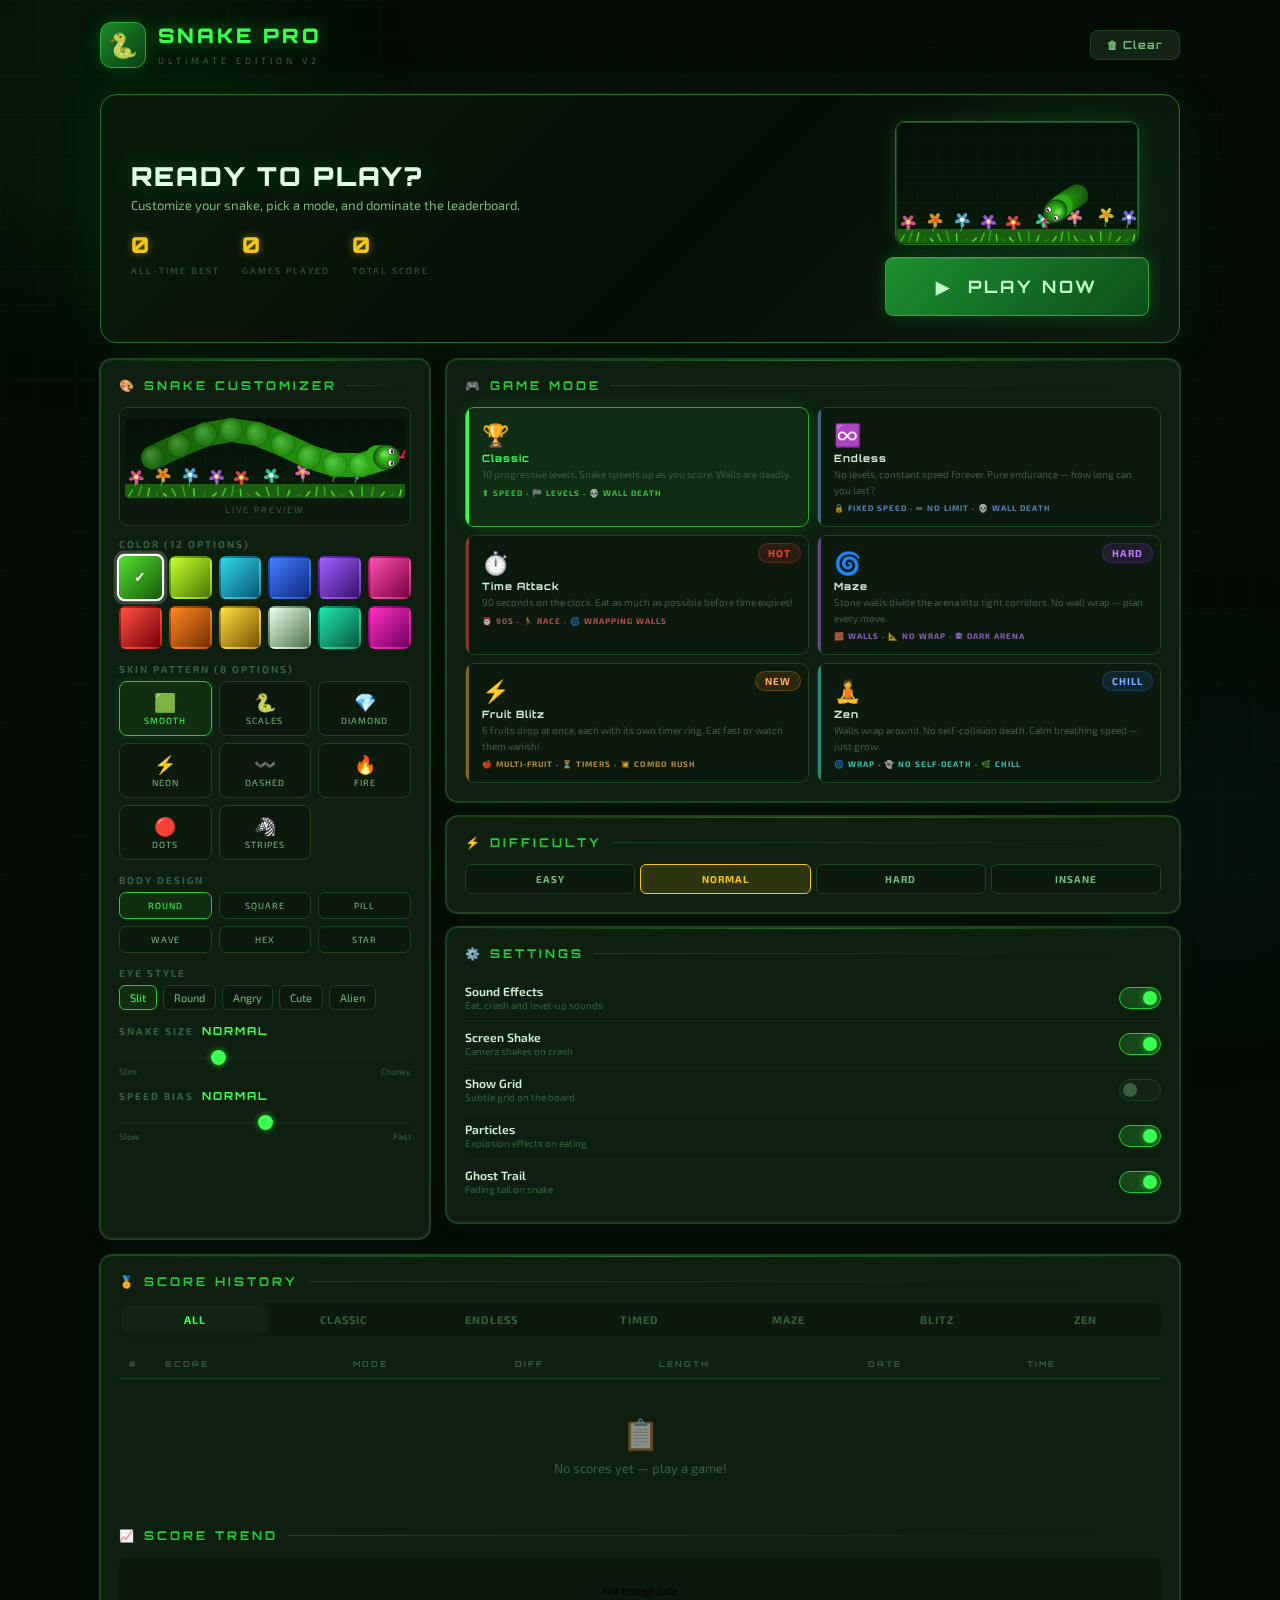
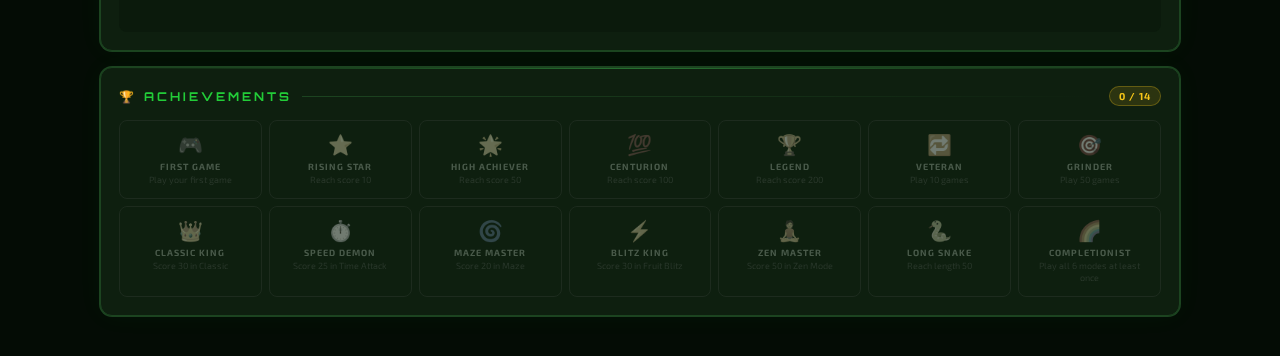
<file: index.html>
<!DOCTYPE html>
<html lang="en">
<head>
<meta charset="UTF-8">
<meta name="viewport" content="width=device-width,initial-scale=1.0,user-scalable=no">
<title>Snake Pro — Dashboard</title>
<link rel="stylesheet" href="style.css">
<style>
#app{position:relative;min-height:100vh;display:flex;flex-direction:column;}
main{flex:1;padding:0 20px 40px;max-width:1120px;margin:0 auto;width:100%;position:relative;z-index:1;}
header{padding:22px 20px 0;max-width:1120px;margin:0 auto;width:100%;position:relative;z-index:1;display:flex;align-items:center;justify-content:space-between;margin-bottom:26px;}
.logo{display:flex;align-items:center;gap:12px;}
.logo-icon{width:46px;height:46px;border-radius:11px;background:linear-gradient(135deg,#1a8a28,#0a4010);border:1px solid #2aaa38;display:flex;align-items:center;justify-content:center;font-size:24px;box-shadow:0 0 18px rgba(26,138,40,.4);animation:lpulse 3s ease-in-out infinite;}
@keyframes lpulse{0%,100%{box-shadow:0 0 18px rgba(58,255,80,.3);}50%{box-shadow:0 0 36px rgba(58,255,80,.65);}}
.logo-text h1{font-family:'Orbitron',monospace;font-size:20px;font-weight:900;letter-spacing:3px;color:var(--glow);text-shadow:0 0 18px rgba(58,255,80,.5);}
.logo-text span{font-size:9px;letter-spacing:4px;color:var(--text3);text-transform:uppercase;}
.hdr-right{display:flex;gap:8px;}

/* GRID */
.dash-grid{display:grid;grid-template-columns:330px 1fr;gap:16px;}
.span2{grid-column:span 2;}

/* HERO */
.hero-card{grid-column:span 2;background:linear-gradient(135deg,#091c0a 0%,#050e06 55%,#0c1c0e 100%);border:1px solid var(--border2);border-radius:16px;padding:26px 30px;display:flex;align-items:center;justify-content:space-between;gap:20px;position:relative;overflow:hidden;box-shadow:0 0 55px rgba(58,255,80,.07),inset 0 1px 0 rgba(58,255,80,.08);}
.hero-card::before{content:'';position:absolute;top:-40%;right:-8%;width:360px;height:360px;border-radius:50%;background:radial-gradient(circle,rgba(58,255,80,.05) 0%,transparent 70%);pointer-events:none;}
.hero-left h2{font-family:'Orbitron',monospace;font-size:26px;font-weight:900;letter-spacing:2px;color:#e0ffe4;margin-bottom:5px;text-shadow:0 0 28px rgba(58,255,80,.28);}
.hero-left p{color:var(--text2);font-size:13px;margin-bottom:18px;}
.hero-stats{display:flex;gap:22px;}
.hstat .v{font-family:'Orbitron',monospace;font-size:22px;font-weight:900;color:var(--gold);display:block;text-shadow:0 0 10px rgba(245,197,24,.45);}
.hstat .l{font-size:9px;letter-spacing:2px;color:var(--text3);text-transform:uppercase;}
.hero-right{display:flex;flex-direction:column;align-items:center;gap:12px;flex-shrink:0;}

/* HERO SNAKE PREVIEW */
#heroCanvas{border-radius:8px;background:#071008;border:1px solid var(--border);display:block;}

/* CUSTOMIZER */
.color-grid{display:grid;grid-template-columns:repeat(6,1fr);gap:7px;margin-bottom:14px;}
.cswatch{aspect-ratio:1;border-radius:7px;cursor:pointer;border:2px solid transparent;transition:var(--t);position:relative;overflow:hidden;}
.cswatch:hover{transform:scale(1.07);}
.cswatch.active{border-color:#fff;box-shadow:0 0 0 3px rgba(255,255,255,.18);transform:scale(1.1);}
.cswatch::after{content:'✓';position:absolute;inset:0;display:flex;align-items:center;justify-content:center;color:#fff;font-size:13px;font-weight:900;opacity:0;transition:opacity .18s;}
.cswatch.active::after{opacity:1;}

.skin-grid{display:grid;grid-template-columns:repeat(3,1fr);gap:7px;margin-bottom:14px;}
.skin-card{padding:9px 8px;border:1px solid var(--border);border-radius:8px;cursor:pointer;transition:var(--t);text-align:center;background:var(--bg3);}
.skin-card:hover{border-color:var(--border2);background:var(--surface2);}
.skin-card.active{border-color:var(--glow2);background:rgba(58,255,80,.07);box-shadow:0 0 10px rgba(58,255,80,.13);}
.skin-card .si{font-size:18px;margin-bottom:2px;}
.skin-card .sn{font-size:9px;letter-spacing:1px;color:var(--text2);text-transform:uppercase;}
.skin-card.active .sn{color:var(--glow);}

.pattern-grid{display:grid;grid-template-columns:repeat(3,1fr);gap:7px;margin-bottom:14px;}
.pattern-card{padding:7px;border:1px solid var(--border);border-radius:7px;cursor:pointer;transition:var(--t);text-align:center;background:var(--bg3);font-size:9px;letter-spacing:1px;color:var(--text2);text-transform:uppercase;}
.pattern-card:hover{border-color:var(--border2);}
.pattern-card.active{border-color:var(--glow2);background:rgba(58,255,80,.07);color:var(--glow);}

.eye-grid{display:flex;gap:6px;flex-wrap:wrap;margin-bottom:14px;}
.eye-btn{padding:5px 10px;border:1px solid var(--border);border-radius:6px;cursor:pointer;transition:var(--t);font-size:11px;color:var(--text2);background:var(--bg3);}
.eye-btn:hover{border-color:var(--border2);}
.eye-btn.active{border-color:var(--glow2);color:var(--glow);background:rgba(58,255,80,.07);}

.preview-wrap{background:var(--bg3);border:1px solid var(--border);border-radius:8px;padding:10px;display:flex;flex-direction:column;align-items:center;gap:6px;margin-bottom:12px;}
#previewCanvas{border-radius:4px;display:block;}
.preview-label{font-size:9px;letter-spacing:2px;color:var(--text3);text-transform:uppercase;}

/* MODE GRID */
.mode-grid{display:grid;grid-template-columns:repeat(2,1fr);gap:8px;}
.mode-card{padding:13px 13px 13px 16px;border:1px solid var(--border);border-radius:9px;cursor:pointer;transition:var(--t);background:var(--bg3);position:relative;overflow:hidden;}
.mode-card::before{content:'';position:absolute;left:0;top:0;bottom:0;width:3px;border-radius:3px 0 0 3px;opacity:.5;transition:var(--t);}
.mode-card:hover{background:var(--surface);transform:translateY(-1px);}
.mode-card.active{box-shadow:0 0 18px var(--mc-shadow,rgba(58,255,80,.12));}
.mode-card.active::before{opacity:1;}
/* Per-mode colours */
.mode-card[data-mode="classic"] {--mc-bar:#3aff50;--mc-shadow:rgba(58,255,80,.15);}
.mode-card[data-mode="endless"] {--mc-bar:#7aacff;--mc-shadow:rgba(80,130,255,.15);}
.mode-card[data-mode="timed"]   {--mc-bar:#ff5555;--mc-shadow:rgba(255,60,60,.15);}
.mode-card[data-mode="maze"]    {--mc-bar:#c070ff;--mc-shadow:rgba(180,60,255,.15);}
.mode-card[data-mode="blitz"]   {--mc-bar:#ffaa40;--mc-shadow:rgba(255,150,30,.15);}
.mode-card[data-mode="zen"]     {--mc-bar:#40ffe0;--mc-shadow:rgba(40,220,200,.15);}
.mode-card::before{background:var(--mc-bar,#3aff50);}
.mode-card[data-mode="classic"].active{border-color:#2aaa38;background:rgba(58,255,80,.06);}
.mode-card[data-mode="endless"].active{border-color:#3868e0;background:rgba(80,130,255,.06);}
.mode-card[data-mode="timed"].active  {border-color:#dd3333;background:rgba(255,60,60,.06);}
.mode-card[data-mode="maze"].active   {border-color:#a040e0;background:rgba(180,60,255,.06);}
.mode-card[data-mode="blitz"].active  {border-color:#dd8820;background:rgba(255,150,30,.06);}
.mode-card[data-mode="zen"].active    {border-color:#20ccb0;background:rgba(40,220,200,.06);}
.mode-card .mi{font-size:22px;margin-bottom:4px;}
.mode-card .mn{font-family:'Orbitron',monospace;font-size:10px;font-weight:700;letter-spacing:1px;color:var(--text);margin-bottom:3px;}
.mode-card[data-mode="classic"].active .mn{color:#3aff50;}
.mode-card[data-mode="endless"].active .mn{color:#9ac0ff;}
.mode-card[data-mode="timed"].active .mn  {color:#ff8080;}
.mode-card[data-mode="maze"].active .mn   {color:#d090ff;}
.mode-card[data-mode="blitz"].active .mn  {color:#ffcc70;}
.mode-card[data-mode="zen"].active .mn    {color:#60ffe8;}
.mode-card .md{font-size:10px;color:var(--text3);line-height:1.55;}
.mode-card .mf{font-size:8px;letter-spacing:1px;font-weight:700;text-transform:uppercase;margin-top:5px;opacity:.7;}
.mode-card[data-mode="classic"] .mf{color:#3aff50;}
.mode-card[data-mode="endless"] .mf{color:#7aacff;}
.mode-card[data-mode="timed"]   .mf{color:#ff6666;}
.mode-card[data-mode="maze"]    .mf{color:#c080ff;}
.mode-card[data-mode="blitz"]   .mf{color:#ffbb50;}
.mode-card[data-mode="zen"]     .mf{color:#50ffe8;}
.mode-badge{position:absolute;top:7px;right:7px;}

/* DIFF */
.diff-row{display:flex;gap:5px;}
.diff-btn{flex:1;padding:8px 3px;text-align:center;border:1px solid var(--border);border-radius:6px;cursor:pointer;transition:var(--t);font-size:10px;font-weight:700;letter-spacing:1px;color:var(--text2);background:var(--bg3);text-transform:uppercase;}
.diff-btn:hover{border-color:var(--border2);color:var(--text);}
.diff-btn[data-d="easy"].active{background:rgba(58,200,80,.13);border-color:#3ac850;color:#3ac850;}
.diff-btn[data-d="normal"].active{background:rgba(245,197,24,.13);border-color:var(--gold);color:var(--gold);}
.diff-btn[data-d="hard"].active{background:rgba(255,120,30,.13);border-color:#ff781e;color:#ff781e;}
.diff-btn[data-d="insane"].active{background:rgba(255,58,58,.13);border-color:var(--red);color:var(--red);}

/* SETTINGS */
.tog-row{display:flex;align-items:center;justify-content:space-between;padding:9px 0;border-bottom:1px solid rgba(28,68,32,.3);}
.tog-row:last-child{border-bottom:none;}
.tinfo .tl{font-size:12px;font-weight:600;color:var(--text);}
.tinfo .td{font-size:10px;color:var(--text3);margin-top:1px;}

/* SCORES */
.scores-card{grid-column:span 2;}
.chart-wrap{height:75px;background:var(--bg3);border-radius:8px;overflow:hidden;margin-top:7px;}
#scoreChart{width:100%;height:100%;}
.empty-scores{text-align:center;padding:36px;color:var(--text3);font-size:13px;}
.empty-icon{font-size:30px;display:block;margin-bottom:8px;opacity:.5;}

@media(max-width:900px){.dash-grid{grid-template-columns:1fr;}.span2,.hero-card,.scores-card{grid-column:span 1;}.hero-card{flex-direction:column;text-align:center;}.hero-stats{justify-content:center;}#heroCanvas{display:none;}header{padding:14px 14px 0;margin-bottom:16px;}main{padding:0 10px 28px;}.color-grid{grid-template-columns:repeat(5,1fr);}.mode-grid{grid-template-columns:1fr 1fr;}}
@media(max-width:480px){.logo-text h1{font-size:15px;}.hero-left h2{font-size:18px;}.mode-grid{grid-template-columns:1fr;}.skin-grid{grid-template-columns:repeat(2,1fr);}.pattern-grid{grid-template-columns:repeat(2,1fr);}}
</style>
</head>
<body>
<div class="bg-grid"></div>
<div class="orb orb1"></div><div class="orb orb2"></div><div class="orb orb3"></div>
<canvas id="bgParticles" style="position:fixed;inset:0;pointer-events:none;z-index:0;opacity:.35;"></canvas>
<div id="notif-container"></div>

<div id="app">
<header>
  <div class="logo">
    <div class="logo-icon">🐍</div>
    <div class="logo-text"><h1>SNAKE PRO</h1><span>Ultimate Edition v2</span></div>
  </div>
  <div class="hdr-right">
    <button class="btn btn-secondary btn-sm" id="clearBtn">🗑 Clear</button>
  </div>
</header>

<main class="page-fade">
<div class="dash-grid">

<!-- HERO -->
<div class="hero-card">
  <div class="hero-left">
    <h2>READY TO PLAY?</h2>
    <p>Customize your snake, pick a mode, and dominate the leaderboard.</p>
    <div class="hero-stats">
      <div class="hstat"><span class="v" id="hBest">0</span><span class="l">All-Time Best</span></div>
      <div class="hstat"><span class="v" id="hGames">0</span><span class="l">Games Played</span></div>
      <div class="hstat"><span class="v" id="hTotal">0</span><span class="l">Total Score</span></div>
    </div>
  </div>
  <div class="hero-right">
    <div style="position:relative;border-radius:10px;overflow:hidden;border:1px solid #267030;box-shadow:0 0 18px rgba(58,255,80,.15);">
      <canvas id="heroCanvas" width="240" height="120" style="display:block;"></canvas>
    </div>
    <button class="btn btn-primary btn-xl" onclick="launchGame()">▶ &nbsp;PLAY NOW</button>
  </div>
</div>

<!-- CUSTOMIZER -->
<div class="card card-glow" style="grid-row:span 2;">
  <div class="sh"><h2>🎨 Snake Customizer</h2><div class="sh-line"></div></div>

  <div class="preview-wrap">
    <canvas id="previewCanvas" width="280" height="80"></canvas>
    <span class="preview-label">Live Preview</span>
  </div>

  <label class="form-label">Color (12 options)</label>
  <div class="color-grid" id="colorGrid"></div>

  <label class="form-label">Skin Pattern (8 options)</label>
  <div class="skin-grid" id="skinGrid"></div>

  <label class="form-label">Body Design</label>
  <div class="pattern-grid" id="patternGrid"></div>

  <label class="form-label">Eye Style</label>
  <div class="eye-grid" id="eyeGrid"></div>

  <label class="form-label">Snake Size &nbsp;<span id="sizeLabel" style="color:var(--glow);font-family:'Orbitron',monospace;font-size:11px;"></span></label>
  <input type="range" id="sizeRange" min="0" max="3" step="1" value="1">
  <div style="display:flex;justify-content:space-between;margin-top:3px;margin-bottom:12px;">
    <span style="font-size:9px;color:var(--text3)">Slim</span><span style="font-size:9px;color:var(--text3)">Chunky</span>
  </div>

  <label class="form-label">Speed Bias &nbsp;<span id="speedLabel" style="color:var(--glow);font-family:'Orbitron',monospace;font-size:11px;"></span></label>
  <input type="range" id="speedBias" min="0" max="4" step="1" value="2">
  <div style="display:flex;justify-content:space-between;margin-top:3px;">
    <span style="font-size:9px;color:var(--text3)">Slow</span><span style="font-size:9px;color:var(--text3)">Fast</span>
  </div>
</div>

<!-- RIGHT COLUMN -->
<div style="display:flex;flex-direction:column;gap:14px;">

  <!-- MODES (6) -->
  <div class="card card-glow">
    <div class="sh"><h2>🎮 Game Mode</h2><div class="sh-line"></div></div>
    <div class="mode-grid" id="modeGrid">
      <div class="mode-card active" data-mode="classic" onclick="selectMode('classic')">
        <div class="mi">🏆</div><div class="mn">Classic</div>
        <div class="md">10 progressive levels. Snake speeds up as you score. Walls are deadly.</div>
        <div class="mf">⬆ Speed · 🏁 Levels · 💀 Wall death</div>
      </div>
      <div class="mode-card" data-mode="endless" onclick="selectMode('endless')">
        <div class="mi">♾️</div><div class="mn">Endless</div>
        <div class="md">No levels, constant speed forever. Pure endurance — how long can you last?</div>
        <div class="mf">🔒 Fixed speed · ∞ No limit · 💀 Wall death</div>
      </div>
      <div class="mode-card" data-mode="timed" onclick="selectMode('timed')">
        <div class="mi">⏱️</div><div class="mn">Time Attack</div>
        <div class="md">90 seconds on the clock. Eat as much as possible before time expires!</div>
        <div class="mf">⏰ 90s · 🏃 Race · 🌀 Wrapping walls</div>
        <span class="mode-badge badge bg-red">HOT</span>
      </div>
      <div class="mode-card" data-mode="maze" onclick="selectMode('maze')">
        <div class="mi">🌀</div><div class="mn">Maze</div>
        <div class="md">Stone walls divide the arena into tight corridors. No wall wrap — plan every move.</div>
        <div class="mf">🧱 Walls · 📐 No wrap · 🏚 Dark arena</div>
        <span class="mode-badge badge bg-purple">HARD</span>
      </div>
      <div class="mode-card" data-mode="blitz" onclick="selectMode('blitz')">
        <div class="mi">⚡</div><div class="mn">Fruit Blitz</div>
        <div class="md">6 fruits drop at once, each with its own timer ring. Eat fast or watch them vanish!</div>
        <div class="mf">🍎 Multi-fruit · ⏳ Timers · 💥 Combo rush</div>
        <span class="mode-badge badge bg-orange">NEW</span>
      </div>
      <div class="mode-card" data-mode="zen" onclick="selectMode('zen')">
        <div class="mi">🧘</div><div class="mn">Zen</div>
        <div class="md">Walls wrap around. No self-collision death. Calm breathing speed — just grow.</div>
        <div class="mf">🌀 Wrap · 👻 No self-death · 🌿 Chill</div>
        <span class="mode-badge badge bg-blue">CHILL</span>
      </div>
    </div>
  </div>

  <!-- DIFFICULTY -->
  <div class="card card-glow">
    <div class="sh"><h2>⚡ Difficulty</h2><div class="sh-line"></div></div>
    <div class="diff-row">
      <div class="diff-btn" data-d="easy"   onclick="selectDiff('easy')">Easy</div>
      <div class="diff-btn active" data-d="normal" onclick="selectDiff('normal')">Normal</div>
      <div class="diff-btn" data-d="hard"   onclick="selectDiff('hard')">Hard</div>
      <div class="diff-btn" data-d="insane" onclick="selectDiff('insane')">Insane</div>
    </div>
  </div>

  <!-- SETTINGS -->
  <div class="card card-glow">
    <div class="sh"><h2>⚙️ Settings</h2><div class="sh-line"></div></div>
    <div class="tog-row"><div class="tinfo"><div class="tl">Sound Effects</div><div class="td">Eat, crash and level-up sounds</div></div><label class="toggle"><input type="checkbox" id="togSound" checked><span class="tslider"></span></label></div>
    <div class="tog-row"><div class="tinfo"><div class="tl">Screen Shake</div><div class="td">Camera shakes on crash</div></div><label class="toggle"><input type="checkbox" id="togShake" checked><span class="tslider"></span></label></div>
    <div class="tog-row"><div class="tinfo"><div class="tl">Show Grid</div><div class="td">Subtle grid on the board</div></div><label class="toggle"><input type="checkbox" id="togGrid"><span class="tslider"></span></label></div>
    <div class="tog-row"><div class="tinfo"><div class="tl">Particles</div><div class="td">Explosion effects on eating</div></div><label class="toggle"><input type="checkbox" id="togParticles" checked><span class="tslider"></span></label></div>
    <div class="tog-row"><div class="tinfo"><div class="tl">Ghost Trail</div><div class="td">Fading tail on snake</div></div><label class="toggle"><input type="checkbox" id="togTrail" checked><span class="tslider"></span></label></div>
  </div>
</div>

<!-- SCORES -->
<div class="card card-glow scores-card">
  <div class="sh"><h2>🏅 Score History</h2><div class="sh-line"></div></div>
  <div class="tab-bar" id="scoreTabBar">
    <button class="tab-btn active" data-tab="all"    onclick="switchTab('all')">All</button>
    <button class="tab-btn" data-tab="classic" onclick="switchTab('classic')">Classic</button>
    <button class="tab-btn" data-tab="endless" onclick="switchTab('endless')">Endless</button>
    <button class="tab-btn" data-tab="timed"   onclick="switchTab('timed')">Timed</button>
    <button class="tab-btn" data-tab="maze"    onclick="switchTab('maze')">Maze</button>
    <button class="tab-btn" data-tab="blitz"   onclick="switchTab('blitz')">Blitz</button>
    <button class="tab-btn" data-tab="zen"     onclick="switchTab('zen')">Zen</button>
  </div>
  <div style="overflow-x:auto;">
    <table class="score-table">
      <thead><tr><th style="width:36px">#</th><th>Score</th><th>Mode</th><th>Diff</th><th>Length</th><th>Date</th><th>Time</th></tr></thead>
      <tbody id="scoreTbody"></tbody>
    </table>
    <div id="scoreEmpty" class="empty-scores" style="display:none"><span class="empty-icon">📋</span>No scores yet — play a game!</div>
  </div>
  <div class="sh" style="margin-top:16px;"><h2>📈 Score Trend</h2><div class="sh-line"></div></div>
  <div class="chart-wrap"><canvas id="scoreChart"></canvas></div>
</div>

<!-- ACHIEVEMENTS -->
<div class="card card-glow span2">
  <div class="sh"><h2>🏆 Achievements</h2><div class="sh-line"></div><span id="achProg" class="badge bg-gold" style="flex-shrink:0">0 / 14</span></div>
  <div class="ach-grid" id="achGrid"></div>
</div>

</div><!-- dash-grid -->
</main>
</div>

<script>
'use strict';
// ===================== DATA =====================
const SNAKE_COLORS = [
  {id:'green',  name:'Classic',   head:'#52e030',body:'#2aaa14',dark:'#165a08'},
  {id:'lime',   name:'Toxic',     head:'#c8ff30',body:'#8acc10',dark:'#4a7800'},
  {id:'cyan',   name:'Ice',       head:'#30d8e8',body:'#10a0c0',dark:'#085878'},
  {id:'blue',   name:'Royal',     head:'#4080ff',body:'#2050d0',dark:'#102880'},
  {id:'purple', name:'Shadow',    head:'#a060ff',body:'#7030d0',dark:'#3a1070'},
  {id:'pink',   name:'Neon Pink', head:'#ff50b0',body:'#d02080',dark:'#780040'},
  {id:'red',    name:'Crimson',   head:'#ff5040',body:'#d01820',dark:'#780008'},
  {id:'orange', name:'Ember',     head:'#ff8820',body:'#d05808',dark:'#783000'},
  {id:'yellow', name:'Gold Rush', head:'#ffe040',body:'#c0a000',dark:'#785000'},
  {id:'white',  name:'Ghost',     head:'#e8ffe8',body:'#a0c8a0',dark:'#507050'},
  {id:'teal',   name:'Deep Sea',  head:'#20e8b0',body:'#10b080',dark:'#085840'},
  {id:'magenta',name:'Aurora',    head:'#ff30c0',body:'#c010a0',dark:'#700060'},
];
const SNAKE_SKINS = [
  {id:'smooth', name:'Smooth', icon:'🟩'},
  {id:'scales', name:'Scales', icon:'🐍'},
  {id:'diamond',name:'Diamond',icon:'💎'},
  {id:'neon',   name:'Neon',   icon:'⚡'},
  {id:'dashed', name:'Dashed', icon:'〰️'},
  {id:'fire',   name:'Fire',   icon:'🔥'},
  {id:'dots',   name:'Dots',   icon:'🔴'},
  {id:'stripes',name:'Stripes',icon:'🦓'},
];
const BODY_PATTERNS = [
  {id:'round',   name:'Round'},
  {id:'square',  name:'Square'},
  {id:'pill',    name:'Pill'},
  {id:'wave',    name:'Wave'},
  {id:'hex',     name:'Hex'},
  {id:'star',    name:'Star'},
];
const EYE_STYLES = [
  {id:'slit',   name:'Slit'},
  {id:'round',  name:'Round'},
  {id:'angry',  name:'Angry'},
  {id:'cute',   name:'Cute'},
  {id:'alien',  name:'Alien'},
];
const ACHIEVEMENTS = [
  {id:'first',    icon:'🎮',name:'First Game',   desc:'Play your first game',             chk:(s,g)=>g.gamesPlayed>=1},
  {id:'s10',      icon:'⭐',name:'Rising Star',  desc:'Reach score 10',                  chk:(s)=>s>=10},
  {id:'s50',      icon:'🌟',name:'High Achiever',desc:'Reach score 50',                  chk:(s)=>s>=50},
  {id:'s100',     icon:'💯',name:'Centurion',    desc:'Reach score 100',                 chk:(s)=>s>=100},
  {id:'s200',     icon:'🏆',name:'Legend',       desc:'Reach score 200',                 chk:(s)=>s>=200},
  {id:'g10',      icon:'🔁',name:'Veteran',      desc:'Play 10 games',                   chk:(s,g)=>g.gamesPlayed>=10},
  {id:'g50',      icon:'🎯',name:'Grinder',      desc:'Play 50 games',                   chk:(s,g)=>g.gamesPlayed>=50},
  {id:'classic30',icon:'👑',name:'Classic King', desc:'Score 30 in Classic',             chk:(s,g,r)=>r&&r.mode==='classic'&&r.score>=30},
  {id:'timed25',  icon:'⏱️',name:'Speed Demon',  desc:'Score 25 in Time Attack',         chk:(s,g,r)=>r&&r.mode==='timed'&&r.score>=25},
  {id:'maze20',   icon:'🌀',name:'Maze Master',  desc:'Score 20 in Maze',                chk:(s,g,r)=>r&&r.mode==='maze'&&r.score>=20},
  {id:'blitz30',  icon:'⚡',name:'Blitz King',   desc:'Score 30 in Fruit Blitz',         chk:(s,g,r)=>r&&r.mode==='blitz'&&r.score>=30},
  {id:'zen50',    icon:'🧘',name:'Zen Master',   desc:'Score 50 in Zen Mode',            chk:(s,g,r)=>r&&r.mode==='zen'&&r.score>=50},
  {id:'len50',    icon:'🐍',name:'Long Snake',   desc:'Reach length 50',                 chk:(s,g,r)=>r&&r.length>=50},
  {id:'allmode',  icon:'🌈',name:'Completionist',desc:'Play all 6 modes at least once',  chk:(s,g)=>{const modes=new Set((g.modesPlayed||[]));return modes.size>=6;}},
];

// ===================== STATE =====================
let cfg = {
  color:'green',skin:'smooth',pattern:'round',eyeStyle:'slit',
  mode:'classic',diff:'normal',
  snakeSize:1,speedBias:2,
  sound:true,shake:true,grid:false,particles:true,trail:true,
};
let history = [];
let gstats  = {gamesPlayed:0,totalScore:0,bestScore:0,modesPlayed:[]};
let unlocked = new Set();
let currentTab = 'all';

// ===================== STORAGE =====================
function save() {
  try {
    localStorage.setItem('sp2_cfg',     JSON.stringify(cfg));
    localStorage.setItem('sp2_history', JSON.stringify(history));
    localStorage.setItem('sp2_gstats',  JSON.stringify(gstats));
    localStorage.setItem('sp2_ach',     JSON.stringify([...unlocked]));
  } catch(e){}
}
function load() {
  try {
    const c=localStorage.getItem('sp2_cfg');     if(c) Object.assign(cfg, JSON.parse(c));
    const h=localStorage.getItem('sp2_history'); if(h) history=JSON.parse(h);
    const g=localStorage.getItem('sp2_gstats');  if(g) Object.assign(gstats, JSON.parse(g));
    const a=localStorage.getItem('sp2_ach');     if(a) unlocked=new Set(JSON.parse(a));
  } catch(e){}
}

// ===================== BUILD UI =====================
function buildColorGrid() {
  const el=document.getElementById('colorGrid'); el.innerHTML='';
  SNAKE_COLORS.forEach(c=>{
    const d=document.createElement('div');
    d.className='cswatch'+(cfg.color===c.id?' active':'');
    d.style.background=`linear-gradient(135deg,${c.head},${c.dark})`;
    d.title=c.name;
    d.onclick=()=>{cfg.color=c.id;buildColorGrid();renderPreview();save();};
    el.appendChild(d);
  });
}
function buildSkinGrid() {
  const el=document.getElementById('skinGrid'); el.innerHTML='';
  SNAKE_SKINS.forEach(s=>{
    const d=document.createElement('div');
    d.className='skin-card'+(cfg.skin===s.id?' active':'');
    d.innerHTML=`<div class="si">${s.icon}</div><div class="sn">${s.name}</div>`;
    d.onclick=()=>{cfg.skin=s.id;buildSkinGrid();renderPreview();save();};
    el.appendChild(d);
  });
}
function buildPatternGrid() {
  const el=document.getElementById('patternGrid'); el.innerHTML='';
  BODY_PATTERNS.forEach(p=>{
    const d=document.createElement('div');
    d.className='pattern-card'+(cfg.pattern===p.id?' active':'');
    d.textContent=p.name;
    d.onclick=()=>{cfg.pattern=p.id;buildPatternGrid();renderPreview();save();};
    el.appendChild(d);
  });
}
function buildEyeGrid() {
  const el=document.getElementById('eyeGrid'); el.innerHTML='';
  EYE_STYLES.forEach(e=>{
    const d=document.createElement('div');
    d.className='eye-btn'+(cfg.eyeStyle===e.id?' active':'');
    d.textContent=e.name;
    d.onclick=()=>{cfg.eyeStyle=e.id;buildEyeGrid();renderPreview();save();};
    el.appendChild(d);
  });
}

function selectMode(m) {
  cfg.mode=m;
  document.querySelectorAll('.mode-card').forEach(c=>c.classList.toggle('active',c.dataset.mode===m));
  save();
}
function selectDiff(d) {
  cfg.diff=d;
  document.querySelectorAll('.diff-btn').forEach(b=>b.classList.toggle('active',b.dataset.d===d));
  save();
}

// ===================== PREVIEW RENDERER =====================
let previewT=0, heroT=0;

function lerp(a,b,t){return a+(b-a)*t;}
function hexToRgb(hex){const r=parseInt(hex.slice(1,3),16),g=parseInt(hex.slice(3,5),16),b=parseInt(hex.slice(5,7),16);return[r,g,b];}
function lerpHex(h1,h2,t){const [r1,g1,b1]=hexToRgb(h1),[r2,g2,b2]=hexToRgb(h2);return`rgb(${Math.round(lerp(r1,r2,t))},${Math.round(lerp(g1,g2,t))},${Math.round(lerp(b1,b2,t))})`;}

function drawSnakePreview(ctx, segs, pal, r, t, dir) {
  if(segs.length<2) return;
  // connections
  for(let i=segs.length-1;i>0;i--){
    const a=segs[i],b=segs[i-1],tc=i/segs.length;
    ctx.strokeStyle=lerpHex(pal.body,pal.dark,tc);
    ctx.lineWidth=(r*2)-2; ctx.lineCap='round';
    ctx.beginPath(); ctx.moveTo(a.x,a.y); ctx.lineTo(b.x,b.y); ctx.stroke();
  }
  // segments
  for(let i=segs.length-1;i>=1;i--){
    const s=segs[i],tc=i/segs.length;
    const col=lerpHex(pal.body,pal.dark,tc);
    drawSegPreview(ctx,s.x,s.y,r,col,pal,i,t);
  }
  // head
  const h=segs[0], angle=Math.atan2(dir.y,dir.x);
  drawHeadPreview(ctx,h.x,h.y,r,pal,angle,t);
}

function drawSegPreview(ctx,x,y,r,col,pal,idx,t){
  const g=ctx.createRadialGradient(x-r*.3,y-r*.3,r*.04,x,y,r);
  g.addColorStop(0,lightenRgb(col,45)); g.addColorStop(1,col);
  ctx.save();
  // body shape
  switch(cfg.pattern){
    case 'square':
      ctx.fillStyle=g; ctx.beginPath();
      ctx.roundRect(x-r*.9,y-r*.9,r*1.8,r*1.8,3); ctx.fill(); break;
    case 'pill':
      ctx.fillStyle=g; ctx.beginPath();
      ctx.ellipse(x,y,r*.9,r*.65,0,0,Math.PI*2); ctx.fill(); break;
    default:
      ctx.fillStyle=g; ctx.beginPath(); ctx.arc(x,y,r,0,Math.PI*2); ctx.fill();
  }
  applySkin(ctx,x,y,r,pal,cfg.skin,idx,t);
  ctx.strokeStyle='rgba(0,0,0,.2)'; ctx.lineWidth=.8;
  ctx.beginPath(); ctx.arc(x,y,r,0,Math.PI*2); ctx.stroke();
  ctx.restore();
}

function applySkin(ctx,x,y,r,pal,skin,idx,t){
  switch(skin){
    case 'scales':
      if(idx%2===0){ctx.fillStyle='rgba(0,0,0,.16)';ctx.beginPath();ctx.ellipse(x,y,r*.67,r*.47,0,0,Math.PI*2);ctx.fill();ctx.fillStyle='rgba(255,255,255,.07)';ctx.beginPath();ctx.ellipse(x-r*.1,y-r*.1,r*.5,r*.33,-.3,0,Math.PI*2);ctx.fill();}break;
    case 'diamond':
      ctx.fillStyle='rgba(255,255,255,.18)';ctx.beginPath();ctx.moveTo(x,y-r*.72);ctx.lineTo(x+r*.52,y);ctx.lineTo(x,y+r*.72);ctx.lineTo(x-r*.52,y);ctx.closePath();ctx.fill();break;
    case 'neon':
      ctx.save();ctx.shadowColor=pal.head;ctx.shadowBlur=10;ctx.strokeStyle=pal.head+'70';ctx.lineWidth=1.5;ctx.beginPath();ctx.arc(x,y,r-1,0,Math.PI*2);ctx.stroke();ctx.restore();break;
    case 'dashed':
      if(idx%3===0){ctx.fillStyle='rgba(255,255,255,.26)';ctx.beginPath();ctx.arc(x,y,r*.34,0,Math.PI*2);ctx.fill();}break;
    case 'fire':
      if(idx%2===0){ctx.fillStyle='rgba(255,120,0,.2)';ctx.beginPath();ctx.arc(x,y-r*.15,r*.54,0,Math.PI*2);ctx.fill();}break;
    case 'dots':
      [{dx:r*.35,dy:0},{dx:-r*.35,dy:0},{dx:0,dy:r*.35},{dx:0,dy:-r*.35}].forEach(p=>{
        ctx.fillStyle='rgba(255,255,255,.22)';ctx.beginPath();ctx.arc(x+p.dx,y+p.dy,r*.14,0,Math.PI*2);ctx.fill();
      });break;
    case 'stripes':
      for(let k=-1;k<=1;k++){ctx.fillStyle='rgba(0,0,0,.12)';ctx.beginPath();ctx.fillRect(x+k*r*.35-1,y-r*.9,2,r*1.8);}break;
  }
}

function drawHeadPreview(ctx,x,y,r,pal,angle,t){
  ctx.save(); ctx.translate(x,y); ctx.rotate(angle);
  // body connector - thick
  ctx.strokeStyle=pal.body; ctx.lineWidth=r*2; ctx.lineCap='round';
  ctx.beginPath(); ctx.moveTo(0,0); ctx.lineTo(-r*.8,0); ctx.stroke();
  const g=ctx.createRadialGradient(-r*.2,-r*.25,r*.04,0,0,r*1.12);
  g.addColorStop(0,pal.head); g.addColorStop(.5,pal.body); g.addColorStop(1,pal.dark);
  ctx.beginPath(); ctx.ellipse(0,0,r*1.12,r,0,0,Math.PI*2);
  ctx.fillStyle=g; ctx.fill();
  ctx.strokeStyle='rgba(0,0,0,.3)'; ctx.lineWidth=1.4; ctx.stroke();
  if(cfg.skin==='neon'){ctx.save();ctx.shadowColor=pal.head;ctx.shadowBlur=14;ctx.strokeStyle=pal.head+'90';ctx.lineWidth=1.8;ctx.beginPath();ctx.ellipse(0,0,r*1.12,r,0,0,Math.PI*2);ctx.stroke();ctx.restore();}
  ctx.fillStyle='rgba(255,255,255,.16)'; ctx.beginPath(); ctx.ellipse(-r*.1,-r*.28,r*.52,r*.28,-.2,0,Math.PI*2); ctx.fill();
  drawEyes(ctx,r,t);
  const tw=Math.sin(t*8)*.4,tl=r*.55;
  ctx.strokeStyle='#dd2060'; ctx.lineWidth=1.8; ctx.lineCap='round';
  ctx.beginPath(); ctx.moveTo(r*1.0,0); ctx.lineTo(r*1.0+tl*.5,0); ctx.stroke();
  ctx.beginPath(); ctx.moveTo(r*1.0+tl*.4,0); ctx.lineTo(r*1.0+tl,-r*.32+tw*r); ctx.stroke();
  ctx.beginPath(); ctx.moveTo(r*1.0+tl*.4,0); ctx.lineTo(r*1.0+tl, r*.32+tw*r); ctx.stroke();
  ctx.restore();
}

function drawEyes(ctx,r,t){
  const ey=r*.5, ex=r*.35;
  [-1,1].forEach(side=>{
    ctx.beginPath(); ctx.arc(ex,side*ey,r*.27,0,Math.PI*2);
    ctx.fillStyle='#fff'; ctx.fill();
    ctx.strokeStyle='#222'; ctx.lineWidth=.7; ctx.stroke();
    // pupil by style
    ctx.save(); ctx.translate(ex+r*.06,side*ey);
    switch(cfg.eyeStyle){
      case 'slit':   ctx.beginPath();ctx.ellipse(0,0,r*.09,r*.19,0,0,Math.PI*2);ctx.fillStyle='#111';ctx.fill();break;
      case 'round':  ctx.beginPath();ctx.arc(0,0,r*.16,0,Math.PI*2);ctx.fillStyle='#111';ctx.fill();break;
      case 'angry':  ctx.beginPath();ctx.arc(0,0,r*.13,0,Math.PI*2);ctx.fillStyle='#300';ctx.fill();ctx.strokeStyle='#f00';ctx.lineWidth=.5;ctx.stroke();break;
      case 'cute':   ctx.beginPath();ctx.arc(0,0,r*.18,0,Math.PI*2);ctx.fillStyle='#224';ctx.fill();ctx.fillStyle='rgba(100,180,255,.5)';ctx.beginPath();ctx.arc(0,0,r*.08,0,Math.PI*2);ctx.fill();break;
      case 'alien':  ctx.beginPath();ctx.ellipse(0,0,r*.2,r*.1,0,0,Math.PI*2);ctx.fillStyle='#050';ctx.fill();break;
    }
    ctx.restore();
    // shine
    ctx.beginPath(); ctx.arc(ex-r*.04,side*ey-r*.08,r*.07,0,Math.PI*2);
    ctx.fillStyle='rgba(255,255,255,.85)'; ctx.fill();
  });
}

function lightenRgb(rgb,a){const m=(rgb.match(/\d+/g)||['80','160','40']).map(Number);return`rgb(${Math.min(255,m[0]+a)},${Math.min(255,m[1]+a)},${Math.min(255,m[2]+a)})`;}

// ===================== PREVIEW ANIMATION =====================
let previewAnimId=null;

// Hero snake physics state - persists between frames
const heroState = {
  path: [],          // [{x,y}] index 0 = head
  vx: -2.2,          // velocity
  vy: 0.5,
  initialized: false
};

function initHeroState(W, H) {
  if (heroState.initialized) return;
  // Start head near right side
  const startX = W - 28;
  const startY = H / 2;
  heroState.path = [];
  for (let i = 0; i < 11; i++) {
    heroState.path.push({ x: startX + i * 18, y: startY + Math.sin(i * 0.5) * 12 });
  }
  heroState.vx = -2.0;
  heroState.vy = 0.6;
  heroState.initialized = true;
}

function stepHeroSnake(W, H, r) {
  const MARGIN = r + 3;
  const BOTTOM_MARGIN = r + 18; // leave room for grass
  let nx = heroState.path[0].x + heroState.vx;
  let ny = heroState.path[0].y + heroState.vy;

  // Bounce off walls - STAY inside box
  if (nx >= W - MARGIN) { nx = W - MARGIN; heroState.vx = -Math.abs(heroState.vx); }
  if (nx <= MARGIN)      { nx = MARGIN;     heroState.vx =  Math.abs(heroState.vx); }
  if (ny >= H - BOTTOM_MARGIN) { ny = H - BOTTOM_MARGIN; heroState.vy = -Math.abs(heroState.vy); }
  if (ny <= MARGIN)             { ny = MARGIN;            heroState.vy =  Math.abs(heroState.vy); }

  // Gentle wobble
  heroState.vy += Math.sin(heroT * 3.1) * 0.06;
  heroState.vy = Math.max(-2.8, Math.min(2.8, heroState.vy));

  // Shift path - head at index 0
  heroState.path.unshift({ x: nx, y: ny });
  if (heroState.path.length > 12) heroState.path.pop();
}

function drawGardenBg(ctx, W, H, t) {
  // Dark green garden ground
  const bg = ctx.createLinearGradient(0, 0, 0, H);
  bg.addColorStop(0, '#041008');
  bg.addColorStop(1, '#081a0a');
  ctx.fillStyle = bg;
  ctx.fillRect(0, 0, W, H);

  // Subtle grid lines
  ctx.strokeStyle = 'rgba(58,255,80,.04)';
  ctx.lineWidth = 1;
  for (let x = 0; x < W; x += 20) { ctx.beginPath(); ctx.moveTo(x, 0); ctx.lineTo(x, H); ctx.stroke(); }
  for (let y = 0; y < H; y += 20) { ctx.beginPath(); ctx.moveTo(0, y); ctx.lineTo(W, y); ctx.stroke(); }

  // Animated grass strip at bottom
  const grassH = 14;
  ctx.fillStyle = '#1a6010';
  ctx.fillRect(0, H - grassH, W, grassH);

  // Individual grass blades
  const bladeColors = ['#3ec820','#2aaa14','#4ad828','#1a9010','#60d840'];
  for (let i = 0; i < 30; i++) {
    const bx = (i / 30) * W + 4;
    const sway = Math.sin(t * 1.8 + i * 0.7) * 3.5;
    const bh = 8 + Math.sin(i * 1.3) * 4;
    ctx.save();
    ctx.strokeStyle = bladeColors[i % bladeColors.length];
    ctx.lineWidth = 1.5;
    ctx.lineCap = 'round';
    ctx.beginPath();
    ctx.moveTo(bx, H - 2);
    ctx.quadraticCurveTo(bx + sway * 0.5, H - bh * 0.6, bx + sway, H - bh);
    ctx.stroke();
    ctx.restore();
  }

  // Colourful flowers along bottom
  const flowerData = [
    { x: 10,  col: '#ff60a0', center: '#ffe060' },
    { x: 36,  col: '#ffb030', center: '#ff5010' },
    { x: 64,  col: '#60c8ff', center: '#ffffff' },
    { x: 92,  col: '#c060ff', center: '#ffe080' },
    { x: 118, col: '#ff5050', center: '#fff060' },
    { x: 148, col: '#40e8b0', center: '#ffffff' },
    { x: 178, col: '#ff80c0', center: '#ffc040' },
    { x: 208, col: '#ffe040', center: '#ff8020' },
    { x: 230, col: '#8080ff', center: '#ffe0ff' },
  ];
  flowerData.forEach((f, fi) => {
    const bob = Math.sin(t * 1.4 + fi * 0.6) * 2.5;
    const sway = Math.sin(t * 1.0 + fi * 0.9) * 2;
    const stemH = 9 + Math.sin(fi * 1.1) * 3;
    const fx = f.x, fy = H - grassH + bob;

    // Stem
    ctx.save();
    ctx.strokeStyle = '#2aaa14';
    ctx.lineWidth = 1.2;
    ctx.lineCap = 'round';
    ctx.beginPath();
    ctx.moveTo(fx, fy);
    ctx.quadraticCurveTo(fx + sway, fy - stemH * 0.5, fx + sway, fy - stemH);
    ctx.stroke();

    // Petals
    ctx.translate(fx + sway, fy - stemH);
    const pr = 3.5;
    for (let p = 0; p < 5; p++) {
      const pa = (p / 5) * Math.PI * 2 + t * 0.4;
      ctx.fillStyle = f.col + 'cc';
      ctx.beginPath();
      ctx.ellipse(Math.cos(pa) * pr * 1.2, Math.sin(pa) * pr * 1.2, pr, pr * 0.55, pa, 0, Math.PI * 2);
      ctx.fill();
    }
    // Centre dot
    ctx.fillStyle = f.center;
    ctx.beginPath();
    ctx.arc(0, 0, 2.2, 0, Math.PI * 2);
    ctx.fill();
    ctx.restore();
  });
}

function renderHero() {
  const cv = document.getElementById('heroCanvas');
  if (!cv) return;
  const ctx = cv.getContext('2d');
  const W = cv.width, H = cv.height;
  const pal = SNAKE_COLORS.find(c => c.id === cfg.color) || SNAKE_COLORS[0];
  const r = 11; // THICK

  initHeroState(W, H);
  stepHeroSnake(W, H, r);

  // Draw garden background with flowers + grass
  drawGardenBg(ctx, W, H, heroT);

  const path = heroState.path;
  if (path.length < 2) return;

  // Direction of head movement for face orientation
  const dx = path[0].x - path[1].x;
  const dy = path[0].y - path[1].y;
  const dn = Math.sqrt(dx * dx + dy * dy) || 1;
  const faceDir = { x: dx / dn, y: dy / dn };

  // Draw thick connections tail→head
  for (let i = path.length - 1; i > 0; i--) {
    const tc = i / path.length;
    ctx.strokeStyle = lerpHex(pal.body, pal.dark, tc);
    ctx.lineWidth = r * 2;
    ctx.lineCap = 'round';
    ctx.beginPath();
    ctx.moveTo(path[i].x, path[i].y);
    ctx.lineTo(path[i - 1].x, path[i - 1].y);
    ctx.stroke();
  }

  // Draw body segments
  for (let i = path.length - 1; i >= 1; i--) {
    const s = path[i];
    const tc = i / path.length;
    const col = lerpHex(pal.body, pal.dark, tc);
    const g = ctx.createRadialGradient(s.x - r * 0.3, s.y - r * 0.3, r * 0.04, s.x, s.y, r);
    g.addColorStop(0, lightenRgb(col, 50));
    g.addColorStop(1, col);
    ctx.save();
    ctx.beginPath();
    ctx.arc(s.x, s.y, r, 0, Math.PI * 2);
    ctx.fillStyle = g;
    ctx.fill();
    applySkin(ctx, s.x, s.y, r, pal, cfg.skin, i, heroT);
    ctx.strokeStyle = 'rgba(0,0,0,.22)';
    ctx.lineWidth = 0.8;
    ctx.beginPath();
    ctx.arc(s.x, s.y, r, 0, Math.PI * 2);
    ctx.stroke();
    ctx.restore();
  }

  // Draw head - always faces direction of travel
  drawHeadPreview(ctx, path[0].x, path[0].y, r, pal, Math.atan2(faceDir.y, faceDir.x), heroT);
}

function renderPreview() {
  const cv = document.getElementById('previewCanvas');
  if (!cv) return;
  const ctx = cv.getContext('2d'), W = cv.width, H = cv.height;
  const pal = SNAKE_COLORS.find(c => c.id === cfg.color) || SNAKE_COLORS[0];
  const r = 10 + cfg.snakeSize * 2; // thick

  // Garden background
  drawGardenBg(ctx, W, H, heroT);

  // S-curve snake going left → head on RIGHT side
  const segs = [];
  for (let i = 0; i < 10; i++) {
    segs.push({
      x: W - 18 - i * 26,
      y: H / 2 - 10 + Math.sin(i * 0.7 + heroT * 0.8) * 18
    });
  }

  // Draw thick connections
  for (let i = segs.length - 1; i > 0; i--) {
    const tc = i / segs.length;
    ctx.strokeStyle = lerpHex(pal.body, pal.dark, tc);
    ctx.lineWidth = r * 2;
    ctx.lineCap = 'round';
    ctx.beginPath();
    ctx.moveTo(segs[i].x, segs[i].y);
    ctx.lineTo(segs[i - 1].x, segs[i - 1].y);
    ctx.stroke();
  }
  // Draw segments
  for (let i = segs.length - 1; i >= 1; i--) {
    const s = segs[i];
    const tc = i / segs.length;
    const col = lerpHex(pal.body, pal.dark, tc);
    drawSegPreview(ctx, s.x, s.y, r, col, pal, i, heroT);
  }
  // Head faces RIGHT (positive x)
  drawHeadPreview(ctx, segs[0].x, segs[0].y, r, pal, 0, heroT);
}

function animateHero(){
  heroT+=0.025;
  renderPreview();
  renderHero();
  requestAnimationFrame(animateHero);
}

// ===================== SCORE TABLE =====================
function renderScoreTable(tab){
  currentTab=tab;
  const tbody=document.getElementById('scoreTbody');
  const empty=document.getElementById('scoreEmpty');
  tbody.innerHTML='';
  let rows=tab==='all'?[...history]:history.filter(s=>s.mode===tab);
  rows.sort((a,b)=>b.score-a.score);
  rows=rows.slice(0,20);
  if(!rows.length){empty.style.display='block';renderChart([]);return;}
  empty.style.display='none';
  const mc={classic:'bg-green',endless:'bg-blue',timed:'bg-red',maze:'bg-purple',blitz:'bg-orange',zen:'bg-blue'};
  const dc={easy:'#3ac850',normal:'#f5c518',hard:'#ff781e',insane:'#ff3a3a'};
  rows.forEach((r,i)=>{
    const ri=i===0?'🥇':i===1?'🥈':i===2?'🥉':'#'+(i+1);
    const rc=i===0?'rank-1':i===1?'rank-2':i===2?'rank-3':'';
    const dt=new Date(r.ts);
    const ds=dt.toLocaleDateString();
    const ts2=dt.toLocaleTimeString([],{hour:'2-digit',minute:'2-digit'});
    const dur=r.duration?fmtDur(r.duration):'—';
    const tr=document.createElement('tr');
    tr.innerHTML=`<td class="${rc}" style="font-family:'Orbitron',monospace;font-weight:700;">${ri}</td><td><span class="sv">${r.score}</span></td><td><span class="badge ${mc[r.mode]||'bg-green'}">${r.mode||'classic'}</span></td><td style="color:${dc[r.diff||'normal']};font-size:11px;font-weight:700;">${r.diff||'normal'}</td><td style="font-family:'Orbitron',monospace;font-size:11px;color:var(--text2);">${r.length||'—'}</td><td style="font-size:11px;color:var(--text3);">${ds}</td><td style="font-size:11px;color:var(--text3);">${dur}</td>`;
    tr.style.opacity='0';tr.style.transform='translateX(-8px)';
    tbody.appendChild(tr);
    requestAnimationFrame(()=>{tr.style.transition='opacity .28s ease,transform .28s ease';tr.style.opacity='1';tr.style.transform='none';});
  });
  const chartData=(tab==='all'?history:history.filter(s=>s.mode===tab)).slice(-15).map(s=>s.score);
  renderChart(chartData);
}

function fmtDur(ms){const s=Math.floor(ms/1000),m=Math.floor(s/60),sec=s%60;return m>0?`${m}m${sec}s`:`${sec}s`;}

function switchTab(t){
  document.querySelectorAll('.tab-btn').forEach(b=>b.classList.toggle('active',b.dataset.tab===t));
  renderScoreTable(t);
}

function renderChart(data){
  const cv=document.getElementById('scoreChart');
  const ctx=cv.getContext('2d');
  cv.width=cv.offsetWidth||800; cv.height=75;
  const W=cv.width,H=cv.height;
  ctx.clearRect(0,0,W,H);
  if(data.length<2){ctx.fillStyle='var(--text3)';ctx.font='11px Exo 2';ctx.textAlign='center';ctx.fillText('Not enough data',W/2,H/2);return;}
  const maxV=Math.max(...data,1),p=8;
  const pts=data.map((v,i)=>({x:p+(i/(data.length-1))*(W-p*2),y:H-p-(v/maxV)*(H-p*2)}));
  const fg=ctx.createLinearGradient(0,0,0,H);fg.addColorStop(0,'rgba(58,255,80,.22)');fg.addColorStop(1,'rgba(58,255,80,0)');
  ctx.beginPath();ctx.moveTo(pts[0].x,H);pts.forEach(p=>ctx.lineTo(p.x,p.y));ctx.lineTo(pts[pts.length-1].x,H);ctx.closePath();ctx.fillStyle=fg;ctx.fill();
  ctx.beginPath();ctx.moveTo(pts[0].x,pts[0].y);
  for(let i=1;i<pts.length;i++){const cx=(pts[i-1].x+pts[i].x)/2;ctx.bezierCurveTo(cx,pts[i-1].y,cx,pts[i].y,pts[i].x,pts[i].y);}
  ctx.strokeStyle='#3aff50';ctx.lineWidth=2;ctx.stroke();
  pts.forEach((p,i)=>{ctx.beginPath();ctx.arc(p.x,p.y,3,0,Math.PI*2);ctx.fillStyle=i===pts.length-1?'#f5c518':'#3aff50';ctx.fill();});
}

// ===================== ACHIEVEMENTS =====================
function renderAch(){
  const grid=document.getElementById('achGrid'); grid.innerHTML='';
  let u=0;
  ACHIEVEMENTS.forEach(a=>{
    const on=unlocked.has(a.id);if(on)u++;
    const d=document.createElement('div');
    d.className='ach-item'+(on?' unlocked':'');
    d.innerHTML=`<div class="ai">${a.icon}</div><div class="an">${a.name}</div><div class="ad">${a.desc}</div>`;
    grid.appendChild(d);
  });
  document.getElementById('achProg').textContent=`${u} / ${ACHIEVEMENTS.length}`;
}

function checkAch(record){
  const newly=[];
  ACHIEVEMENTS.forEach(a=>{
    if(!unlocked.has(a.id)&&a.chk(record.score,gstats,record)){unlocked.add(a.id);newly.push(a);}
  });
  newly.forEach(a=>notify(`🏆 ${a.name} unlocked!`,'gold'));
  if(newly.length){renderAch();save();}
}

// ===================== HERO STATS =====================
function updateHeroStats(){
  document.getElementById('hBest').textContent=gstats.bestScore;
  document.getElementById('hGames').textContent=gstats.gamesPlayed;
  document.getElementById('hTotal').textContent=gstats.totalScore;
}

// ===================== NOTIFICATION =====================
function notify(msg,type='green'){
  const c=document.getElementById('notif-container');
  const el=document.createElement('div');
  el.className='notif';
  const colors={green:'var(--glow)',gold:'var(--gold)',red:'var(--red)'};
  el.style.borderLeft=`3px solid ${colors[type]||colors.green}`;
  el.textContent=msg;
  c.appendChild(el);
  setTimeout(()=>{el.classList.add('out');setTimeout(()=>el.remove(),320);},3200);
}

// ===================== LAUNCH =====================
function launchGame(){
  cfg.sound    =document.getElementById('togSound').checked;
  cfg.shake    =document.getElementById('togShake').checked;
  cfg.grid     =document.getElementById('togGrid').checked;
  cfg.particles=document.getElementById('togParticles').checked;
  cfg.trail    =document.getElementById('togTrail').checked;
  cfg.speedBias=parseInt(document.getElementById('speedBias').value);
  cfg.snakeSize=parseInt(document.getElementById('sizeRange').value);
  save();
  window.location.href='game.html';
}

// ===================== BG PARTICLES =====================
function initBgParticles(){
  const cv=document.getElementById('bgParticles');
  const ctx=cv.getContext('2d');
  function resize(){cv.width=window.innerWidth;cv.height=window.innerHeight;}
  resize(); window.addEventListener('resize',resize);
  const sparks=Array.from({length:38},()=>({x:Math.random()*9999,y:Math.random()*9999,vx:(Math.random()-.5)*.35,vy:(Math.random()-.5)*.35,r:Math.random()*1.8+.4,life:Math.random()}));
  function loop(){
    ctx.clearRect(0,0,cv.width,cv.height);
    sparks.forEach(s=>{
      s.x+=s.vx;s.y+=s.vy;s.life-=.0025;
      if(s.life<=0){s.life=1;s.x=Math.random()*cv.width;s.y=Math.random()*cv.height;}
      if(s.x<0||s.x>cv.width)s.vx*=-1;
      if(s.y<0||s.y>cv.height)s.vy*=-1;
      ctx.save();ctx.globalAlpha=s.life*.55;ctx.fillStyle='#3aff50';ctx.shadowColor='#3aff50';ctx.shadowBlur=5;
      ctx.beginPath();ctx.arc(s.x,s.y,s.r,0,Math.PI*2);ctx.fill();ctx.restore();
    });
    requestAnimationFrame(loop);
  }
  loop();
}

// ===================== LABELS =====================
function updateLabels(){
  const sl=['Slim','Normal','Wide','Chunky'];
  const sp=['Very Slow','Slow','Normal','Fast','Very Fast'];
  document.getElementById('sizeLabel').textContent=sl[cfg.snakeSize]||'Normal';
  document.getElementById('speedLabel').textContent=sp[cfg.speedBias]||'Normal';
}

// ===================== INIT =====================
function init(){
  load();
  buildColorGrid(); buildSkinGrid(); buildPatternGrid(); buildEyeGrid();
  selectMode(cfg.mode); selectDiff(cfg.diff);
  document.getElementById('togSound').checked=cfg.sound;
  document.getElementById('togShake').checked=cfg.shake;
  document.getElementById('togGrid').checked=cfg.grid;
  document.getElementById('togParticles').checked=cfg.particles;
  document.getElementById('togTrail').checked=cfg.trail;
  document.getElementById('speedBias').value=cfg.speedBias;
  document.getElementById('sizeRange').value=cfg.snakeSize;
  updateLabels();
  updateHeroStats();
  renderScoreTable('all');
  renderAch();
  initBgParticles();
  animateHero();

  document.getElementById('speedBias').addEventListener('input',function(){cfg.speedBias=+this.value;updateLabels();save();});
  document.getElementById('sizeRange').addEventListener('input',function(){cfg.snakeSize=+this.value;updateLabels();renderPreview();save();});
  ['togSound','togShake','togGrid','togParticles','togTrail'].forEach(id=>{
    document.getElementById(id).addEventListener('change',()=>{
      cfg.sound=document.getElementById('togSound').checked;
      cfg.shake=document.getElementById('togShake').checked;
      cfg.grid=document.getElementById('togGrid').checked;
      cfg.particles=document.getElementById('togParticles').checked;
      cfg.trail=document.getElementById('togTrail').checked;
      save();
    });
  });
  document.getElementById('clearBtn').addEventListener('click',()=>{
    if(!confirm('Clear all data?')) return;
    history=[];gstats={gamesPlayed:0,totalScore:0,bestScore:0,modesPlayed:[]};unlocked=new Set();
    save();updateHeroStats();renderScoreTable(currentTab);renderAch();
    notify('Cleared.','red');
  });
  window.addEventListener('pageshow',()=>{
    load();
    const rec=sessionStorage.getItem('sp2_lastRecord');
    if(rec){
      sessionStorage.removeItem('sp2_lastRecord');
      const r=JSON.parse(rec);
      history.push(r);
      gstats.gamesPlayed++;
      gstats.totalScore+=r.score;
      if(r.score>gstats.bestScore) gstats.bestScore=r.score;
      if(!gstats.modesPlayed) gstats.modesPlayed=[];
      if(!gstats.modesPlayed.includes(r.mode)) gstats.modesPlayed.push(r.mode);
      save();
      checkAch(r);
      updateHeroStats();
      renderScoreTable(currentTab);
      renderAch();
      if(r.score>0) notify(`Game over! Score: ${r.score} 🎯`);
    }
  });
  window.addEventListener('resize',()=>{
    const d=(currentTab==='all'?history:history.filter(s=>s.mode===currentTab)).slice(-15).map(s=>s.score);
    renderChart(d);
  });
}

init();
</script>
</body>
</html>
</file>
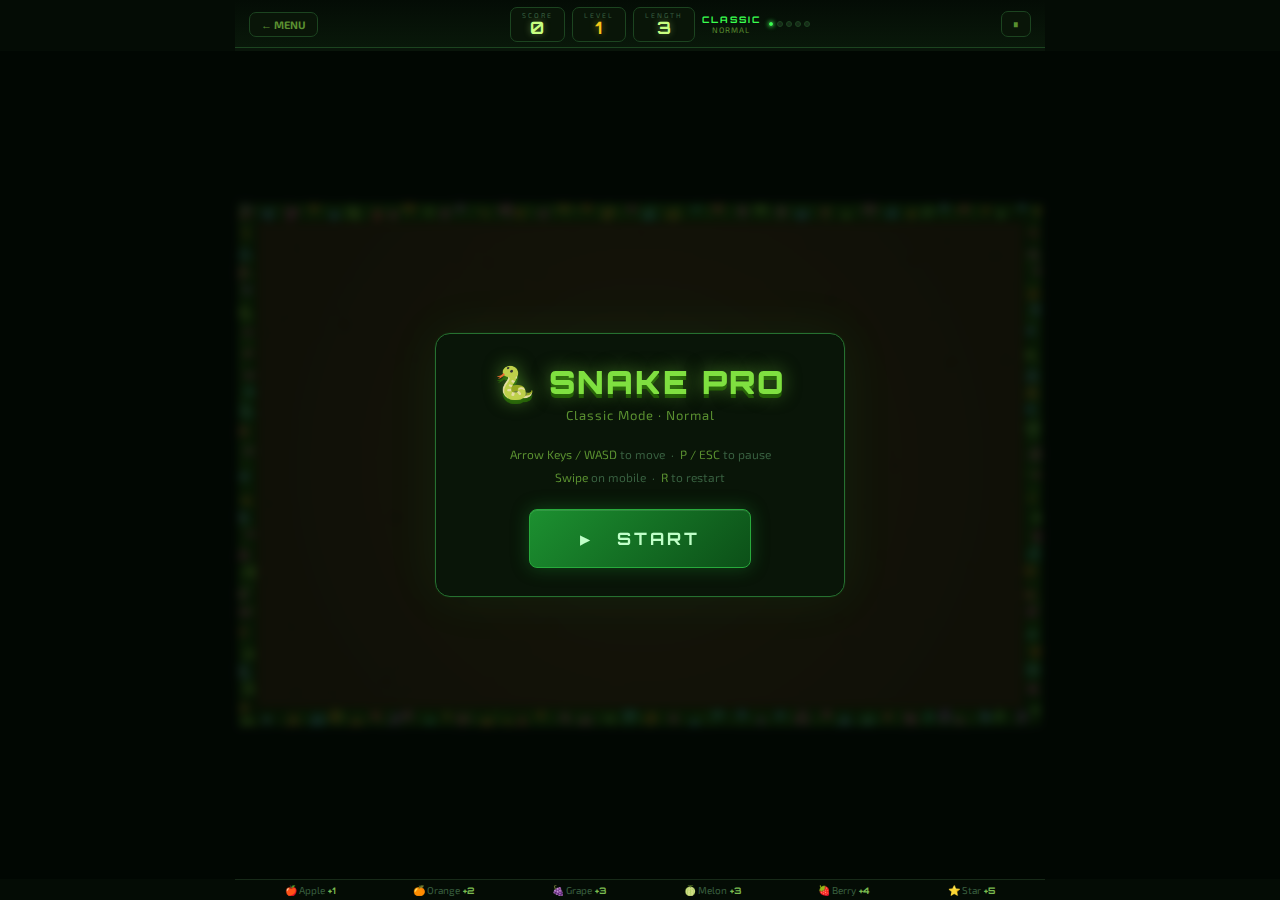
<file: game.html>
<!DOCTYPE html>
<html lang="en">
<head>
<meta charset="UTF-8">
<meta name="viewport" content="width=device-width,initial-scale=1.0,user-scalable=no,viewport-fit=cover">
<meta name="mobile-web-app-capable" content="yes">
<meta name="apple-mobile-web-app-capable" content="yes">
<title>Snake Pro — Game</title>
<link rel="stylesheet" href="style.css">
<style>
html,body{height:100%;overflow:hidden;}
body{display:flex;flex-direction:column;align-items:center;background:#040c05;padding:env(safe-area-inset-top) env(safe-area-inset-right) env(safe-area-inset-bottom) env(safe-area-inset-left);}

/* ===== HUD ===== */
#hud{width:100%;max-width:810px;background:linear-gradient(180deg,#040c05 0%,#09180a 100%);border-bottom:1px solid #1c4420;padding:7px 14px 5px;display:flex;align-items:center;justify-content:space-between;gap:8px;flex-shrink:0;flex-wrap:wrap;z-index:10;}
.hud-l,.hud-r{display:flex;align-items:center;gap:6px;flex-shrink:0;}
.hud-c{display:flex;align-items:center;gap:7px;flex:1;justify-content:center;flex-wrap:wrap;}
.hstat{display:flex;flex-direction:column;align-items:center;background:#091508;border:1px solid #1c4420;border-radius:7px;padding:3px 11px;min-width:54px;}
.hstat .hl{font-size:7px;letter-spacing:2px;color:#386040;text-transform:uppercase;}
.hstat .hv{font-family:'Orbitron',monospace;font-size:17px;font-weight:700;color:#c8ff80;line-height:1.1;text-shadow:0 0 7px rgba(200,255,128,.38);}
.hstat.gold .hv{color:#f5c518;text-shadow:0 0 7px rgba(245,197,24,.45);}
#hudTimer{font-family:'Orbitron',monospace;font-size:21px;font-weight:900;padding:3px 14px;border-radius:7px;background:#091508;border:1px solid #1c4420;text-shadow:0 0 11px currentColor;transition:color .3s;display:none;}
.hmd{display:flex;flex-direction:column;align-items:center;}
.hmd .hmn{font-family:'Orbitron',monospace;font-size:9px;font-weight:700;letter-spacing:2px;color:#3aff50;}
.hmd .hdn{font-size:8px;color:#5a9030;letter-spacing:1px;}
.spd{display:flex;gap:3px;align-items:center;}
.spd-dot{width:6px;height:6px;border-radius:50%;background:#172a18;border:1px solid #1c4420;transition:all .22s;}
.spd-dot.active{background:#3aff50;box-shadow:0 0 4px rgba(58,255,80,.7);}
.hbtn{background:#091508;border:1px solid #1c4420;border-radius:7px;padding:5px 11px;color:#5a9030;cursor:pointer;font-family:'Exo 2',sans-serif;font-size:11px;font-weight:700;transition:all .18s;-webkit-tap-highlight-color:transparent;}
.hbtn:hover{border-color:#267030;color:#c8ff80;}
.hbtn:active{transform:scale(.94);}

/* Level bar */
#lvBarWrap{height:3px;width:100%;max-width:810px;background:#09150a;flex-shrink:0;z-index:9;}
#lvBarFill{height:100%;background:linear-gradient(90deg,#1a8a28,#3aff50);transition:width .4s ease;box-shadow:0 0 5px rgba(58,255,80,.55);}

/* ===== GAME AREA ===== */
#game-area{position:relative;flex:1;display:flex;align-items:center;justify-content:center;overflow:hidden;width:100%;min-height:0;}
#gameCanvas{display:block;touch-action:none;max-width:100%;max-height:100%;}

/* ===== BOTTOM FRUIT GUIDE ===== */
#fruit-guide{width:100%;max-width:810px;background:#040c05;border-top:1px solid #172a18;padding:4px 14px;display:flex;align-items:center;justify-content:space-around;flex-shrink:0;flex-wrap:wrap;gap:6px;z-index:10;}
.fg{display:flex;align-items:center;gap:3px;font-size:10px;color:#3a6040;}
.fg .fpts{color:#7abb50;font-weight:700;font-family:'Orbitron',monospace;font-size:9px;}

/* ===== OVERLAYS ===== */
.ov{position:absolute;inset:0;display:none;flex-direction:column;align-items:center;justify-content:center;z-index:30;background:rgba(1,6,2,.83);backdrop-filter:blur(4px);padding:16px;}
.ov-card{background:#091508;border:1px solid #267030;border-radius:15px;padding:28px 36px;text-align:center;max-width:410px;width:100%;box-shadow:0 0 55px rgba(58,255,80,.07),0 0 0 1px rgba(58,255,80,.04);animation:ovIn .38s cubic-bezier(.34,1.56,.64,1);}
@keyframes ovIn{from{transform:scale(.86);opacity:0;}to{transform:none;opacity:1;}}
.ov-title{font-family:'Orbitron',monospace;font-size:32px;font-weight:900;letter-spacing:2px;color:#7fe040;margin-bottom:5px;text-shadow:0 0 18px rgba(127,224,64,.55),0 4px 0 #1a5000;animation:otPulse 2s ease-in-out infinite;}
@keyframes otPulse{0%,100%{text-shadow:0 0 18px rgba(127,224,64,.45),0 4px 0 #1a5000;}50%{text-shadow:0 0 36px rgba(127,224,64,.88),0 4px 0 #1a5000;}}
.ov-sub{font-size:13px;color:#5a9030;margin-bottom:20px;letter-spacing:1px;}
.ov-score{font-family:'Orbitron',monospace;font-size:30px;font-weight:900;color:#f5c518;text-shadow:0 0 11px rgba(245,197,24,.5);margin-bottom:4px;}
.ov-stats{display:flex;gap:14px;justify-content:center;margin-bottom:22px;flex-wrap:wrap;}
.ovs .v{font-family:'Orbitron',monospace;font-size:16px;font-weight:700;color:#c8ff80;display:block;}
.ovs .l{font-size:8px;letter-spacing:2px;color:#386040;text-transform:uppercase;margin-top:1px;}
.ov-btns{display:flex;flex-direction:column;gap:8px;align-items:center;}
.ov-pause-title{font-family:'Orbitron',monospace;font-size:30px;color:#c8ff80;text-shadow:0 0 12px rgba(200,255,128,.38);margin-bottom:6px;}

/* ===== MOBILE D-PAD ===== */
#dpad{display:none;position:fixed;bottom:max(14px,env(safe-area-inset-bottom));right:14px;z-index:40;display:none;grid-template-columns:52px 52px 52px;grid-template-rows:52px 52px;gap:5px;}
.db{background:rgba(9,21,9,.88);border:1.5px solid #267030;border-radius:10px;color:#4aff60;font-size:20px;display:flex;align-items:center;justify-content:center;cursor:pointer;-webkit-tap-highlight-color:transparent;box-shadow:0 4px 0 #040c05,0 0 9px rgba(58,255,80,.08);transition:all .07s;touch-action:manipulation;user-select:none;}
.db:active{transform:translateY(3px);box-shadow:0 1px 0 #040c05;background:rgba(25,60,25,.88);}
#mb-up{grid-column:2;grid-row:1;}#mb-lt{grid-column:1;grid-row:2;}#mb-dn{grid-column:2;grid-row:2;}#mb-rt{grid-column:3;grid-row:2;}

/* ===== RESPONSIVE ===== */
@media(max-width:820px){
  #dpad{display:grid !important;}
  #hud{padding:5px 8px;}
  .hstat{padding:2px 7px;min-width:46px;}
  .hstat .hv{font-size:14px;}
  #fruit-guide{display:none;}
}
@media(max-width:480px){
  .ov-card{padding:22px 16px;}
  .ov-title{font-size:24px;}
  .ov-score{font-size:24px;}
  .hstat .hv{font-size:12px;}
}
</style>
</head>
<body>
<!-- HUD -->
<div id="hud">
  <div class="hud-l">
    <button class="hbtn" onclick="goBack()">← MENU</button>
  </div>
  <div class="hud-c">
    <div class="hstat"><span class="hl">Score</span><span class="hv" id="hudScore">0</span></div>
    <div class="hstat gold"><span class="hl">Level</span><span class="hv" id="hudLevel">1</span></div>
    <div class="hstat"><span class="hl">Length</span><span class="hv" id="hudLen">3</span></div>
    <div id="hudTimer">90s</div>
    <div class="hmd"><span class="hmn" id="hudMode">CLASSIC</span><span class="hdn" id="hudDiff">NORMAL</span></div>
    <div class="spd" id="spdDots">
      <div class="spd-dot active"></div><div class="spd-dot"></div><div class="spd-dot"></div>
      <div class="spd-dot"></div><div class="spd-dot"></div>
    </div>
  </div>
  <div class="hud-r">
    <button class="hbtn" onclick="pauseGame()">⏸</button>
  </div>
</div>
<div id="lvBarWrap"><div id="lvBarFill" style="width:0%"></div></div>

<!-- GAME -->
<div id="game-area">
  <canvas id="gameCanvas"></canvas>

  <!-- START -->
  <div class="ov" id="ov-start">
    <div class="ov-card">
      <div class="ov-title">🐍 SNAKE PRO</div>
      <div class="ov-sub" id="startDesc">Classic · Normal</div>
      <div style="font-family:'Exo 2',sans-serif;font-size:12px;color:#386040;margin-bottom:20px;line-height:1.9;">
        <span style="color:#5a9030">Arrow Keys / WASD</span> to move &nbsp;·&nbsp; <span style="color:#5a9030">P / ESC</span> to pause<br>
        <span style="color:#5a9030">Swipe</span> on mobile &nbsp;·&nbsp; <span style="color:#5a9030">R</span> to restart
      </div>
      <div class="ov-btns">
        <button class="btn btn-primary btn-xl" onclick="startGame()">▶ &nbsp; START</button>
      </div>
    </div>
  </div>

  <!-- GAME OVER -->
  <div class="ov" id="ov-gameover">
    <div class="ov-card">
      <div class="ov-title" style="color:#ff5040;text-shadow:0 0 18px rgba(255,80,64,.55),0 4px 0 #500000;animation:none;">GAME OVER</div>
      <div class="ov-score" id="goScore">Score: 0</div>
      <div class="ov-stats">
        <div class="ovs"><span class="v" id="goLen">—</span><span class="l">Length</span></div>
        <div class="ovs"><span class="v" id="goMode">—</span><span class="l">Mode</span></div>
        <div class="ovs"><span class="v" id="goDiff">—</span><span class="l">Diff</span></div>
        <div class="ovs"><span class="v" id="goDur">—</span><span class="l">Time</span></div>
      </div>
      <div class="ov-btns">
        <button class="btn btn-primary btn-lg" onclick="startGame()">🔄 &nbsp; PLAY AGAIN</button>
        <button class="btn btn-secondary" onclick="goBack()">← &nbsp; MENU</button>
      </div>
    </div>
  </div>

  <!-- PAUSE -->
  <div class="ov" id="ov-pause">
    <div class="ov-card">
      <div class="ov-pause-title">⏸ PAUSED</div>
      <div class="ov-sub">Game paused</div>
      <div class="ov-btns">
        <button class="btn btn-primary btn-lg" onclick="resumeGame()">▶ &nbsp; RESUME</button>
        <button class="btn btn-secondary" onclick="startGame()">🔄 &nbsp; RESTART</button>
        <button class="btn btn-secondary" onclick="goBack()">← &nbsp; MENU</button>
      </div>
    </div>
  </div>
</div>

<!-- FRUIT GUIDE -->
<div id="fruit-guide">
  <div class="fg">🍎 Apple <span class="fpts">+1</span></div>
  <div class="fg">🍊 Orange <span class="fpts">+2</span></div>
  <div class="fg">🍇 Grape <span class="fpts">+3</span></div>
  <div class="fg">🍈 Melon <span class="fpts">+3</span></div>
  <div class="fg">🍓 Berry <span class="fpts">+4</span></div>
  <div class="fg">⭐ Star <span class="fpts">+5</span></div>
</div>

<!-- MOBILE D-PAD -->
<div id="dpad">
  <button class="db" id="mb-up">▲</button>
  <button class="db" id="mb-lt">◄</button>
  <button class="db" id="mb-dn">▼</button>
  <button class="db" id="mb-rt">►</button>
</div>

<script src="game.js"></script>
<script>
// Load and display mode/diff on start screen
(function(){
  try{
    const s=JSON.parse(localStorage.getItem('sp2_cfg')||'{}');
    const ml={classic:'Classic Mode',endless:'Endless Mode',timed:'Time Attack (90s)',maze:'Maze Mode',blitz:'Fruit Blitz',zen:'Zen Mode'};
    const dl={easy:'Easy',normal:'Normal',hard:'Hard',insane:'Insane'};
    const el=document.getElementById('startDesc');
    if(el) el.textContent=(ml[s.mode||'classic']||'Classic')+' · '+(dl[s.diff||'normal']||'Normal');
  }catch(e){}
})();
</script>
</body>
</html>
</file>
<file: style.css>
@import url('https://fonts.googleapis.com/css2?family=Orbitron:wght@400;700;900&family=Exo+2:wght@300;400;600;700;900&display=swap');

:root {
  --bg:       #040c05;
  --bg2:      #071008;
  --bg3:      #0b1a0c;
  --surface:  #0e1f0f;
  --surface2: #132414;
  --border:   #1c4420;
  --border2:  #267030;
  --glow:     #3aff50;
  --glow2:    #22cc38;
  --glow-dim: rgba(58,255,80,0.13);
  --gold:     #f5c518;
  --red:      #ff3a3a;
  --text:     #d0f0d4;
  --text2:    #78b87c;
  --text3:    #386040;
  --r:        12px;
  --r2:       8px;
  --t:        all 0.22s cubic-bezier(.4,0,.2,1);
}

*,*::before,*::after{margin:0;padding:0;box-sizing:border-box;}
html{scroll-behavior:smooth;}
body{font-family:'Exo 2',sans-serif;background:var(--bg);color:var(--text);min-height:100vh;overflow-x:hidden;-webkit-font-smoothing:antialiased;}
::-webkit-scrollbar{width:5px;}::-webkit-scrollbar-track{background:var(--bg2);}::-webkit-scrollbar-thumb{background:var(--border2);border-radius:3px;}

/* BUTTONS */
.btn{display:inline-flex;align-items:center;justify-content:center;gap:8px;padding:11px 26px;font-family:'Orbitron',monospace;font-size:13px;font-weight:700;letter-spacing:1px;border:none;border-radius:var(--r2);cursor:pointer;text-decoration:none;transition:var(--t);position:relative;overflow:hidden;white-space:nowrap;-webkit-tap-highlight-color:transparent;user-select:none;}
.btn::before{content:'';position:absolute;inset:0;background:rgba(255,255,255,0.07);transform:translateX(-100%);transition:transform .28s ease;}
.btn:hover::before{transform:translateX(0);}
.btn:active{transform:scale(0.96);}
.btn-primary{background:linear-gradient(135deg,#1c9030,#0c5018);color:#c0ffc8;box-shadow:0 0 18px rgba(28,144,48,0.4),inset 0 1px 0 rgba(255,255,255,0.1);border:1px solid #28aa3c;}
.btn-primary:hover{box-shadow:0 0 28px rgba(58,255,80,0.5);}
.btn-secondary{background:var(--surface2);color:var(--text2);border:1px solid var(--border);}
.btn-secondary:hover{border-color:var(--border2);color:var(--text);box-shadow:0 0 10px var(--glow-dim);}
.btn-danger{background:linear-gradient(135deg,#8a1818,#560a0a);color:#ffd0d0;border:1px solid #aa2828;}
.btn-gold{background:linear-gradient(135deg,#8a6800,#5a4200);color:#ffe080;border:1px solid #aa8800;}
.btn-sm{padding:7px 16px;font-size:11px;}
.btn-lg{padding:14px 38px;font-size:15px;}
.btn-xl{padding:18px 50px;font-size:17px;letter-spacing:3px;}

/* CARD */
.card{background:var(--surface);border:1px solid var(--border);border-radius:var(--r);padding:18px;position:relative;overflow:hidden;}
.card::before{content:'';position:absolute;top:0;left:0;right:0;height:1px;background:linear-gradient(90deg,transparent,var(--border2),transparent);}
.card-glow{box-shadow:0 0 0 1px var(--border),0 0 28px rgba(58,255,80,0.04);}
.card-glow:hover{box-shadow:0 0 0 1px var(--border2),0 0 36px rgba(58,255,80,0.10);border-color:var(--border2);}

/* SECTION HEADER */
.sh{display:flex;align-items:center;gap:10px;margin-bottom:14px;}
.sh h2{font-family:'Orbitron',monospace;font-size:12px;font-weight:700;letter-spacing:3px;text-transform:uppercase;color:var(--glow2);white-space:nowrap;}
.sh-line{flex:1;height:1px;background:linear-gradient(90deg,var(--border),transparent);}

/* BADGE */
.badge{display:inline-flex;align-items:center;padding:3px 9px;border-radius:100px;font-size:10px;font-weight:700;letter-spacing:1px;text-transform:uppercase;}
.bg-green{background:rgba(58,255,80,.13);color:var(--glow);border:1px solid rgba(58,255,80,.28);}
.bg-gold{background:rgba(245,197,24,.13);color:var(--gold);border:1px solid rgba(245,197,24,.28);}
.bg-red{background:rgba(255,58,58,.13);color:var(--red);border:1px solid rgba(255,58,58,.28);}
.bg-blue{background:rgba(58,120,255,.13);color:#7aacff;border:1px solid rgba(58,120,255,.28);}
.bg-purple{background:rgba(160,58,255,.13);color:#c07aff;border:1px solid rgba(160,58,255,.28);}
.bg-orange{background:rgba(255,140,40,.13);color:#ffaa60;border:1px solid rgba(255,140,40,.28);}

/* TOGGLE */
.toggle{position:relative;width:42px;height:22px;flex-shrink:0;cursor:pointer;}
.toggle input{opacity:0;width:0;height:0;position:absolute;}
.tslider{position:absolute;inset:0;background:var(--surface2);border-radius:11px;border:1px solid var(--border);transition:var(--t);}
.tslider::before{content:'';position:absolute;width:14px;height:14px;border-radius:50%;background:var(--text3);top:3px;left:3px;transition:var(--t);}
.toggle input:checked+.tslider{background:rgba(58,255,80,.18);border-color:var(--glow2);}
.toggle input:checked+.tslider::before{transform:translateX(20px);background:var(--glow);box-shadow:0 0 7px rgba(58,255,80,.6);}

/* FORM */
.form-label{display:block;font-size:10px;font-weight:700;letter-spacing:2px;color:var(--text3);text-transform:uppercase;margin-bottom:6px;}
input[type=range]{-webkit-appearance:none;width:100%;height:4px;background:var(--surface2);border-radius:2px;outline:none;}
input[type=range]::-webkit-slider-thumb{-webkit-appearance:none;width:15px;height:15px;border-radius:50%;background:var(--glow);box-shadow:0 0 7px rgba(58,255,80,.6);cursor:pointer;}
input[type=range]::-moz-range-thumb{width:15px;height:15px;border-radius:50%;background:var(--glow);border:none;box-shadow:0 0 7px rgba(58,255,80,.6);cursor:pointer;}

/* NOTIFICATION */
#notif-container{position:fixed;top:18px;right:18px;z-index:9999;display:flex;flex-direction:column;gap:8px;pointer-events:none;}
.notif{background:var(--surface2);border:1px solid var(--border2);border-radius:var(--r2);padding:11px 18px;font-size:13px;font-weight:600;box-shadow:0 8px 22px rgba(0,0,0,.4);animation:nIn .33s cubic-bezier(.34,1.56,.64,1) forwards;display:flex;align-items:center;gap:8px;min-width:190px;max-width:290px;}
.notif.out{animation:nOut .28s ease forwards;}
@keyframes nIn{from{opacity:0;transform:translateX(38px) scale(0.88);}to{opacity:1;transform:none;}}
@keyframes nOut{to{opacity:0;transform:translateX(38px) scale(0.88);}}

/* BG EFFECTS */
.bg-grid{position:fixed;inset:0;z-index:0;pointer-events:none;background-image:linear-gradient(rgba(58,255,80,.025) 1px,transparent 1px),linear-gradient(90deg,rgba(58,255,80,.025) 1px,transparent 1px);background-size:38px 38px;animation:bgScroll 22s linear infinite;}
@keyframes bgScroll{to{background-position:38px 38px;}}
.orb{position:fixed;border-radius:50%;pointer-events:none;z-index:0;filter:blur(80px);opacity:.10;}
.orb1{width:380px;height:380px;background:#1a8a28;top:-90px;left:-90px;}
.orb2{width:280px;height:280px;background:#0d5a60;bottom:-70px;right:-70px;}
.orb3{width:180px;height:180px;background:#6a1a8a;top:55%;left:55%;transform:translate(-50%,-50%);}

.page-fade{animation:pFade .45s ease;}
@keyframes pFade{from{opacity:0;transform:translateY(8px);}to{opacity:1;transform:none;}}

/* SCORE TABLE */
.score-table{width:100%;border-collapse:collapse;font-size:12px;}
.score-table th{font-family:'Orbitron',monospace;font-size:8px;letter-spacing:2px;color:var(--text3);text-transform:uppercase;padding:9px 10px;text-align:left;border-bottom:1px solid var(--border);}
.score-table td{padding:10px 10px;border-bottom:1px solid rgba(28,68,32,.35);}
.score-table tr:hover td{background:var(--bg3);}
.score-table tr:last-child td{border-bottom:none;}
.rank-1{color:var(--gold);}
.rank-2{color:#c0c0c0;}
.rank-3{color:#cd7f32;}
.sv{font-family:'Orbitron',monospace;font-weight:700;color:var(--glow);font-size:14px;}

/* TAB BAR */
.tab-bar{display:flex;gap:3px;margin-bottom:14px;background:var(--bg3);border-radius:8px;padding:3px;}
.tab-btn{flex:1;padding:7px;border:none;border-radius:6px;font-family:'Exo 2',sans-serif;font-size:11px;font-weight:700;letter-spacing:1px;color:var(--text3);background:transparent;cursor:pointer;transition:var(--t);text-transform:uppercase;}
.tab-btn.active{background:var(--surface2);color:var(--glow);box-shadow:0 0 10px rgba(58,255,80,.08);}

/* ACHIEVEMENT GRID */
.ach-grid{display:grid;grid-template-columns:repeat(auto-fill,minmax(140px,1fr));gap:7px;}
.ach-item{padding:11px;border-radius:8px;border:1px solid var(--border);text-align:center;transition:var(--t);opacity:.42;filter:grayscale(.75);}
.ach-item.unlocked{opacity:1;filter:none;border-color:var(--gold);background:rgba(245,197,24,.06);box-shadow:0 0 12px rgba(245,197,24,.13);}
.ach-item .ai{font-size:20px;margin-bottom:4px;}
.ach-item .an{font-size:9px;font-weight:700;letter-spacing:1px;text-transform:uppercase;color:var(--text2);}
.ach-item.unlocked .an{color:var(--gold);}
.ach-item .ad{font-size:9px;color:var(--text3);margin-top:2px;line-height:1.4;}

@media(max-width:600px){.btn-xl{padding:14px 30px;font-size:14px;}}
</file>
